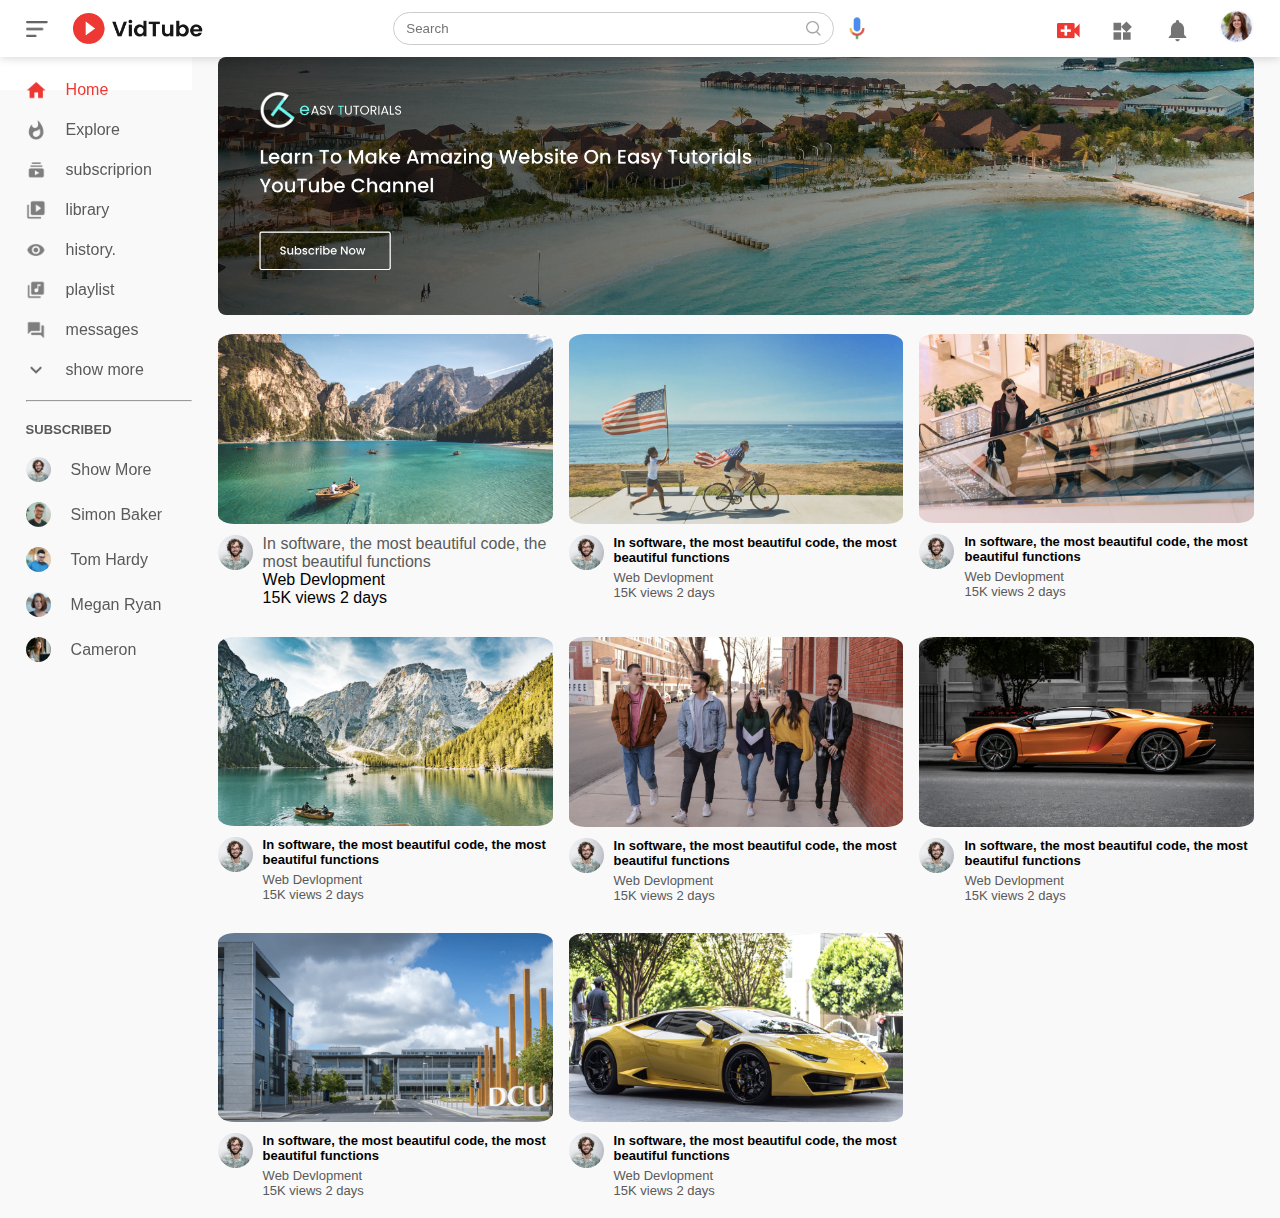
<file: images/index.html>
<!DOCTYPE html>
<html lang="en">
<head>
    <meta charset="UTF-8">
    <meta name="viewport" content="width=device-width, initial-scale=1.0">
    <title>Youtube Clone</title>
    <link rel="stylesheet" href="style.css"/>
</head>
<body>
    <nav class="flex-div">
        <div class="nav-left flex-div">
            <img src="images/menu.png" class="menu-icon">
            <img src="images/logo.png" class="logo">
        </div>
        <div class="nav-middle flex-div">
            <div class="search-box  flex-div">
                <input type="text" placeholder="Search">
                <img src="images/search.png">
            </div>
            <img src="images/voice-search.png" class="mic-icon" alt="">
        </div>
        <div class="nav-right">
            <img src="images/upload.png">
            <img src="images/more.png">
            <img src="images/notification.png">
            <img src="images/circle-profile-pic.jpg" class="user-icon">
        </div>
    </nav>
    <!----------slider---------->
    <div class="sidebar">
        <div class="shortcut-links">
            <a href=""><img src="images/home.png"><p>Home</p></a>
            <a href=""><img src="images/explore.png"><p>Explore</p></a>
            <a href=""><img src="images/subscriprion.png"><p>subscriprion</p></a>
            <a href=""><img src="images/library.png"><p>library</p></a>
            <a href=""><img src="images/history.png"><p>history.</p></a>
            <a href=""><img src="images/playlist.png"><p>playlist</p></a>
            <a href=""><img src="images/messages.png"><p>messages</p></a>
            <a href=""><img src="images/show-more.png"><p>show more</p></a>
        <hr>
        </div>
        <div class="subscribed-list">
            <h3>SUBSCRIBED</h3>
         <a href=""><img src="images/Jack.png"><p>Show More</p></a>
         <a href=""><img src="images/simon.png"><p>Simon Baker</p></a>
         <a href=""><img src="images/tom.png"><p>Tom Hardy</p></a>
         <a href=""><img src="images/megan.png"><p>Megan Ryan</p></a>
         <a href=""><img src="images/cameron.png"><p>Cameron</p></a>
        </div>
    </div>

    <!--------------------MAIN SECTION------------------->
    <div class="container">
<div class="banner">
    <img src="images/banner.png">
</div>
<div class="list-container">
    <div class="vid-list">
        <a href='play-video.html'> <img src="images/thumbnail1.png" class="thumbnail"></a>
     
        <div class="flex-div">
            <img src="images/Jack.png">
            <div class="play-video.info">
                <a href='/play.video.'>In software, the most beautiful code, the most beautiful functions</a>
                <p>Web Devlopment</p>
                <p>15K views 2 days</p>

            </div>
        </div>

    </div>

    <div class="vid-list">
        <a href=""> <img src="images/thumbnail2.png" class="thumbnail"></a>
     
        <div class="flex-div">
            <img src="images/Jack.png">
            <div class="vid-info">
                <a href="">In software, the most beautiful code, the most beautiful functions</a>
                <p>Web Devlopment</p>
                <p>15K views 2 days</p>

            </div>
        </div>

    </div>
    <div class="vid-list">
        <a href=""> <img src="images/thumbnail3.png" class="thumbnail"></a>
     
        <div class="flex-div">
            <img src="images/Jack.png">
            <div class="vid-info">
                <a href="">In software, the most beautiful code, the most beautiful functions</a>
                <p>Web Devlopment</p>
                <p>15K views 2 days</p>

            </div>
        </div>

    </div>

    <div class="vid-list">
        <a href=""> <img src="images/thumbnail4.png" class="thumbnail"></a>
     
        <div class="flex-div">
            <img src="images/Jack.png">
            <div class="vid-info">
                <a href="">In software, the most beautiful code, the most beautiful functions</a>
                <p>Web Devlopment</p>
                <p>15K views 2 days</p>

            </div>
        </div>

    </div>

    <div class="vid-list">
        <a href=""> <img src="images/thumbnail5.png" class="thumbnail"></a>
     
        <div class="flex-div">
            <img src="images/Jack.png">
            <div class="vid-info">
                <a href="">In software, the most beautiful code, the most beautiful functions</a>
                <p>Web Devlopment</p>
                <p>15K views 2 days</p>

            </div>
        </div>

    </div>

    <div class="vid-list">
        <a href=""> <img src="images/thumbnail6.png" class="thumbnail"></a>
     
        <div class="flex-div">
            <img src="images/Jack.png">
            <div class="vid-info">
                <a href="">In software, the most beautiful code, the most beautiful functions</a>
                <p>Web Devlopment</p>
                <p>15K views 2 days</p>

            </div>
        </div>

    </div>
    <div class="vid-list">
        <a href=""> <img src="images/thumbnail7.png" class="thumbnail"></a>
     
        <div class="flex-div">
            <img src="images/Jack.png">
            <div class="vid-info">
                <a href="">In software, the most beautiful code, the most beautiful functions</a>
                <p>Web Devlopment</p>
                <p>15K views 2 days</p>
            </div>
        </div>
    </div>
    <div class="vid-list">
        <a href=""> <img src="images/thumbnail8.png" class="thumbnail"></a>
     
        <div class="flex-div">
            <img src="images/Jack.png">
            <div class="vid-info">
                <a href="">In software, the most beautiful code, the most beautiful functions</a>
                <p>Web Devlopment</p>
                <p>15K views 2 days</p>

            </div>
        </div>

    </div>
</div>

    
<script src="script.js" ></script>
    <div class="nav-left"></div>
   
    
</body>
</html>
</file>
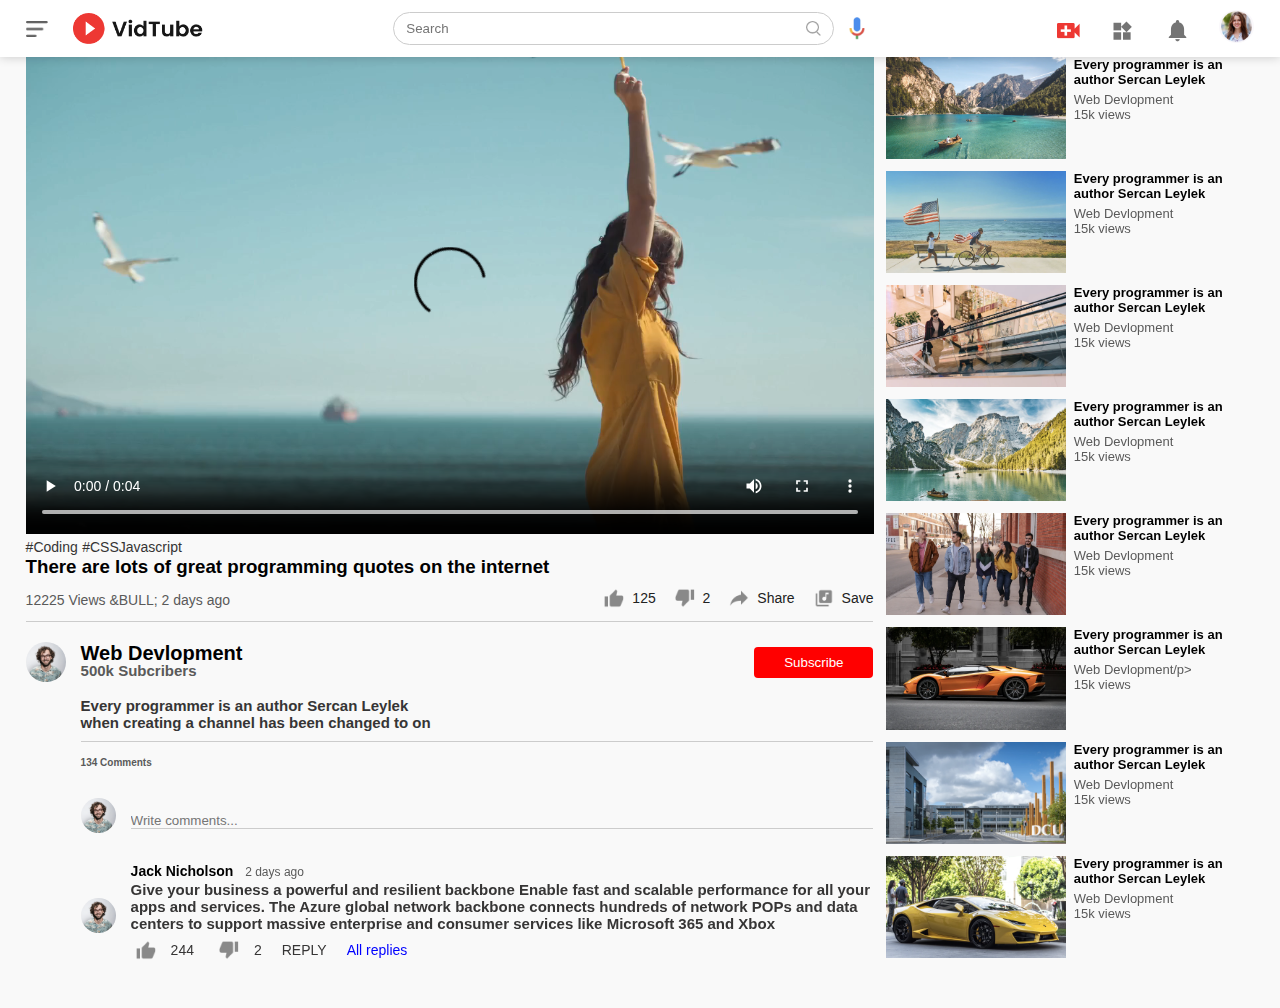
<file: images/play-video.html>
<!DOCTYPE html>
<html lang="en">
<head>
    <meta charset="UTF-8">
    <meta name="viewport" content="width=device-width, initial-scale=1.0">
    <title> play video Youtube Clone</title>
    <link rel="stylesheet" href="style.css"/>
</head>
<body>

    <nav class="flex-div">
        <div class="nav-left flex-div">
            <img src="images/menu.png" class="menu-icon">
            <img src="images/logo.png" class="logo">
        </div>
        <div class="nav-middle flex-div">
            <div class="search-box  flex-div">
                <input type="text" placeholder="Search">
                <img src="images/search.png">
            </div>
            <img src="images/voice-search.png" class="mic-icon" alt="">
        </div>
        <div class="nav-right">
            <img src="images/upload.png">
            <img src="images/more.png">
            <img src="images/notification.png">
            <img src="images/circle-profile-pic.jpg" class="user-icon">
        </div>
    </nav>


    <div class="container play-container">
        <div class="row">
            <div class="play-video">
                <video controls autoplay>
                   <source src="images/video.mp4" type="video/mp4"> 
                </video>
            <div  class="tags">
                <a href="">#Coding</a> <a href="#HTML"></a> <a href="">#CSS</a><a href="">Javascript</a>
            </div>
            <h3>There are lots of great programming quotes on the internet</h3>
            <div class="play-video-info">
                <p>12225 Views &BULL; 2  days ago</p>
                <div>
                    <a href=""><img src="images/like.png">125</a>
                    <a href=""><img src="images/dislike.png">2</a>
                    <a href=""><img src="images/share.png">Share</a>
                    <a href=""><img src="images/save.png">Save</a>
                </div>

            </div>
            <hr>
            <div class="plublisher">
                <img src="images/Jack.png">
            <div>
            <p>Web Devlopment</p>
            <span>500k Subcribers</span>
            </div>
            <button type="button">Subscribe</button>
            </div>
            <div class="vid-description">
                <p>Every programmer is an author Sercan Leylek</p>
                <p>when creating a channel has been changed to on
                </p>
                <hr>
                <h4>134 Comments</h4>
                <div class="add-comment">
                    <img src="images/Jack.png">
                    <input type="text" placeholder="Write comments...">
                </div>
                <div class="old-comment">
                    <img src="images/Jack.png">
                    <div>
                    <h3>Jack Nicholson <span>2 days ago</span> </h3>
                    <p>Give your business a powerful and resilient backbone Enable fast and scalable performance for all your apps and services. The Azure global network backbone connects hundreds of network POPs and data centers to support massive enterprise and consumer services like Microsoft 365 and Xbox</p>
                    <div class="acomment-action">
                        <img src="images/like.png">
                        <span>244</span>
                        <img src="images/dislike.png">
                        <span>2</span>
                        <span>REPLY</span>
                        <a href="">All replies</a>
                    </div>
                    </div>
                        
                </div>
            </div>




                </div>
                <div class="right-sidebar">

                    <div class="side-video-list">
                        <a href="" class="small-thumbnail"><img src="images/thumbnail1.png"></a>
                        <div class="vid-info">
                         <a href="">Every programmer is an author Sercan Leylek</a>
                         <p>Web Devlopment</p>  
                         <p>15k views</p> 
                        </div>

                    </div>

                    
                    <div class="side-video-list">
                        <a href="" class="small-thumbnail"><img src="images/thumbnail2.png"></a>
                       
                        <div class="vid-info">
                         <a href="">Every programmer is an author Sercan Leylek</a>
                         <p>Web Devlopment</p>  
                         <p>15k views</p> 
                        </div>

                    </div>


                    
                    <div class="side-video-list">
                        <a href="" class="small-thumbnail"><img src="images/thumbnail3.png"></a>
                       
                        <div class="vid-info">
                         <a href="">Every programmer is an author Sercan Leylek</a>
                         <p>Web Devlopment</p>  
                         <p>15k views</p> 
                        </div>

                    </div>


                    
                    <div class="side-video-list">
                        <a href="" class="small-thumbnail"><img src="images/thumbnail4.png"></a>
                       
                        <div class="vid-info">
                         <a href="">Every programmer is an author Sercan Leylek</a>
                         <p>Web Devlopment</p>  
                         <p>15k views</p> 
                        </div>

                    </div>
                    
                    <div class="side-video-list">
                        <a href="" class="small-thumbnail"><img src="images/thumbnail5.png"></a>
                       
                        <div class="vid-info">
                         <a href="">Every programmer is an author Sercan Leylek</a>
                         <p>Web Devlopment</p>  
                         <p>15k views</p> 
                        </div>

                    </div>

                    
                    <div class="side-video-list">
                        <a href="" class="small-thumbnail"><img src="images/thumbnail6.png"></a>
                       
                        <div class="vid-info">
                         <a href="">Every programmer is an author Sercan Leylek</a>
                         <p>Web Devlopment/p>  
                         <p>15k views</p> 
                        </div>

                    </div>

                    
                    <div class="side-video-list">
                        <a href="" class="small-thumbnail"><img src="images/thumbnail7.png"></a>
                       
                        <div class="vid-info">
                         <a href="">Every programmer is an author Sercan Leylek</a>
                         <p>Web Devlopment</p>  
                         <p>15k views</p> 
                        </div>

                    </div>

                    
                    <div class="side-video-list">
                        <a href="" class="small-thumbnail"><img src="images/thumbnail8.png"></a>
                       
                        <div class="vid-info">
                         <a href="">Every programmer is an author Sercan Leylek</a>
                         <p>Web Devlopment</p>  
                         <p>15k views</p> 
                        </div>

                    </div>



                    </div>







            </div>
        </div>

    </div>
</file>
<file: images/style.css>
*{
    margin:0;
    padding:0;
    font-family: 'poppins', sans-serif;
    box-sizing: border-box;
}
a{
text-decoration: none;
color:#5a5a5a;
}
img{
    cursor: pointer;
}
.flex-div{
    display: flex;
    align-items: center;
}
nav{
   padding:10px 2%; 
   justify-content: space-between;
   box-shadow: 0 0 10px rgba(0 ,0,0,0.2);
   background: #fff;
   position: sticky;
   top:0;
   z-index:10;
} 
.nav-right img {
    width:25px;
    margin-right:25px;
}
  .nav-right .user-icon {
    width: 35px;
    border-radius: 50%;
    margin-right: 0;
}
.nav-left .menu-icon{
    width:22px;
    margin-right: 25px;
}
.nav-left .logo{
    width:130px;
}

.nav-middle .mic-icon{
    width:16px;
}
.nav-middle .search-box{
    border:1px solid #ccc;
    margin-right: 15px;
    padding:8px 12px;
    border-radius: 25px;

}
.nav-middle .search-box input{
    width:400px;
    border:0;
    outline:0;
    background: transparent;
}
.nav-middle .search-box img{
    width:15px;
}

/*-----------------------------slider----------------------*/
.sidebar{
    background: #fff;
    width:15%;
    height:10vh;
    position: fixed;
    top:0;
    padding-left:2%;
    padding-top: 80px;
}
.shortcut-links a img{
    width:20px;
    margin-right: 20px;
}
.shortcut-links a{
    display:flex;
    align-items: center;
    margin-bottom: 20px;
    width:fit-content;
    flex-wrap: wrap;
}
.shortcut-links a:first-child{
    color:#ed3833;
}
.slidebar hr{
    border:0;
    height:1px;
    background: #ccc;
    width: 85%;
}
.subscribed-list h3{
    font-size: 13px;
    margin: 20px 0;
    color:#5a5a5a;
}
.subscribed-list a{
    display: flex;
    align-items: center;
    margin-bottom: 20px;
    width:fit-content;
    flex-wrap: wrap;
}
.subscribed-list a img{
    width:25px;
    border-radius: 50%;
    margin-right: 20px;
}
.small-sidebar{
    width:5%;
}
.small-sidebar a p{
    display: none;
}
.small-sidebar h3{
    display: none;
}
.small-sidebar hr{
    width:50%;
    margin-bottom: 25px;
}

/*----------------------main-----------------------------*/

.container{
    background: #f9f9f9;
    padding-left: 17%;
    padding-right: 2%;
    padding-bottom: 20px;
}
.large-container{
    padding-left: 7%;

}
.banner{
    width:100%;
}
.banner img{
    width:100%;
    border-radius: 8px;
}
.list-container{
    display:grid;
    grid-template-columns: repeat(auto-fit,minmax(250px, 1fr));
    grid-column-gap: 16px;
    grid-row-gap: 30px;
    margin-top: 15px;
}
.vid-list .thumbnail{
    width:100%;
    border-radius: 5%;
}
.vid-list .flex-div{
    align-items: flex-start;
    margin-top: 7px;
}
.vid-list .flex-div img{
    width:35px;
    margin-right: 10px;
    border-radius: 50%;
}
.vid-info{
    color:#5a5a5a;
    font-size:13px;
}
.vid-info a{
    color:#000;
    font-weight: 600;
    display: block;
    margin-bottom: 5px;
}



@media(max-width:900px){
    .menu-icon{
        display:none;
    }
    .sidebar{
        display:none;
    }
    .container,.large-container{
        padding-left: 5%;
        padding-right:5%;
    }
    .nav-right img{
        display:none;
    }
    .nav-right .user-icon{
        display: block;
        width:30px;
    }
    .nav-middle .search-box input{
        width:100px;
    }
    .nav-middle .mic-icon{
        display: none;
    }
    .logo{
        width:90px;
    }
}



/*--------------play video page-------------*/
.play-container{
    padding-left: 2%;
}
.row{
    display:flex;
    justify-content: space-between;
    flex-wrap: wrap;
}
.play-video{
    flex-basis: 69%;
}
.right-sidebar{
    flex-basis: 30%;
}
.play-video video{
    width:100%;
}
.side-video-list{
    display: flex;
    justify-content: space-between;
    margin-bottom: 8px;
}
.side-video-list img{
    width:100%;
}
.side-video-list  .small-thumbnail{
    flex-basis: 49%;
}
.side-video-list .vid-info{
    flex-basis:49% ;
}
.play-video .tags a{
    color:#353434;
    font-size: 14px;
}
.play-video. h3{
    font-weight: 600;
    font-size: 26px;
    color:#000;
}
.play-video .play-video-info{
    display: flex;
   align-items: center;
   justify-content: space-between;
   flex-wrap: wrap;
   margin-top:10px;
   font-size: 14px;
   color:#5a5a5a;
}
.play-video .play-video-info a img{
    width: 20px;
    margin-right: 8px;
}
.play-video .play-video-info a{
    display: inline-flex;
    align-items: center;
    margin-left: 15px;
    color:rgb(33, 34, 34);
}
.play-video hr{
    border: 0;
    height:1px;
    background: #ccc;
    margin: 10px 0;
}
.plublisher{
    display: flex;
    align-items: center;
    margin-top: 20px;
}
.plublisher div {
    flex:1;
    line-height: 18px;
}

.plublisher img {
    width:40px;
    border-radius:50%;
    margin-right: 15px;
}
.plublisher div p{
    color:#000;
    font-size: 20px;
    font-weight: 900;
}
.plublisher div span{
    font-size: 15px;
    font-weight: 700;
    color:#5a5a5a;
}
.plublisher button{
    background: red;
    color:#fff;
    padding:8px 30px;
    border:0;
    outline:0;
    border-radius: 4px;
    cursor: pointer;
}
.vid-description{
    padding-left:55px;
    margin:15px 0;
}
.vid-description p{
    font-size: 15px;
    font-weight: 700;
    color:#363535;
}
.vid-description h4{
    font-size: 10px;
    color:#5a5a5a;
    margin-top: 15px;
}
.add-comment{
    display:flex;
    align-items: center;
    margin: 30px 0;
}
.add-comment img{
    width:35px;
    border-radius: 50%;
    margin-right: 15px;
}
.add-comment  input{
    border: 0;
    outline:0;
    border-bottom: 1px solid #ccc;
    width:100%;
    padding-top:10px;
    background: transparent;
}
.old-comment{
    display:flex;
    align-items: center;
    margin:20px 0;
}
.old-comment img{
    width: 35px;
    border-radius:50%;
    margin-right:15px;
}
.old-comment h3{
    font-size: 14px;
    margin-bottom: 2px;
}
.old-comment h3 span{
    font-size:12px;
    color:#5a5a5a;
    font-weight: 500;
    margin-left: 8px;

}
.old-comment .acomment-action{
    display: flex;
    align-items: center;
    margin:8px 0;
    font-size: 14px;
}
.old-comment .acomment-action img{
    border-radius: 0;
    width:20px;
    margin-left:5px;
}
.old-comment .acomment-action span{
    margin-right:20px;
    color:#363535;
}
.old-comment .acomment-action a{
    color:#0000ff;
}
@media(max-width: 900px){
    .play-video{
        flex-basis:100%;
    }
    .right-sidebar{
        flex-basis: 100%;
    }
    .play-container{
        padding-left: 5%;
    }
    .vid-description{
        padding-left: 0;
    }
    .play-video .play-video-info a{
        margin-left: 0;
        margin-left: 15px;
        margin-top: 15px;
    }
}
</file>
